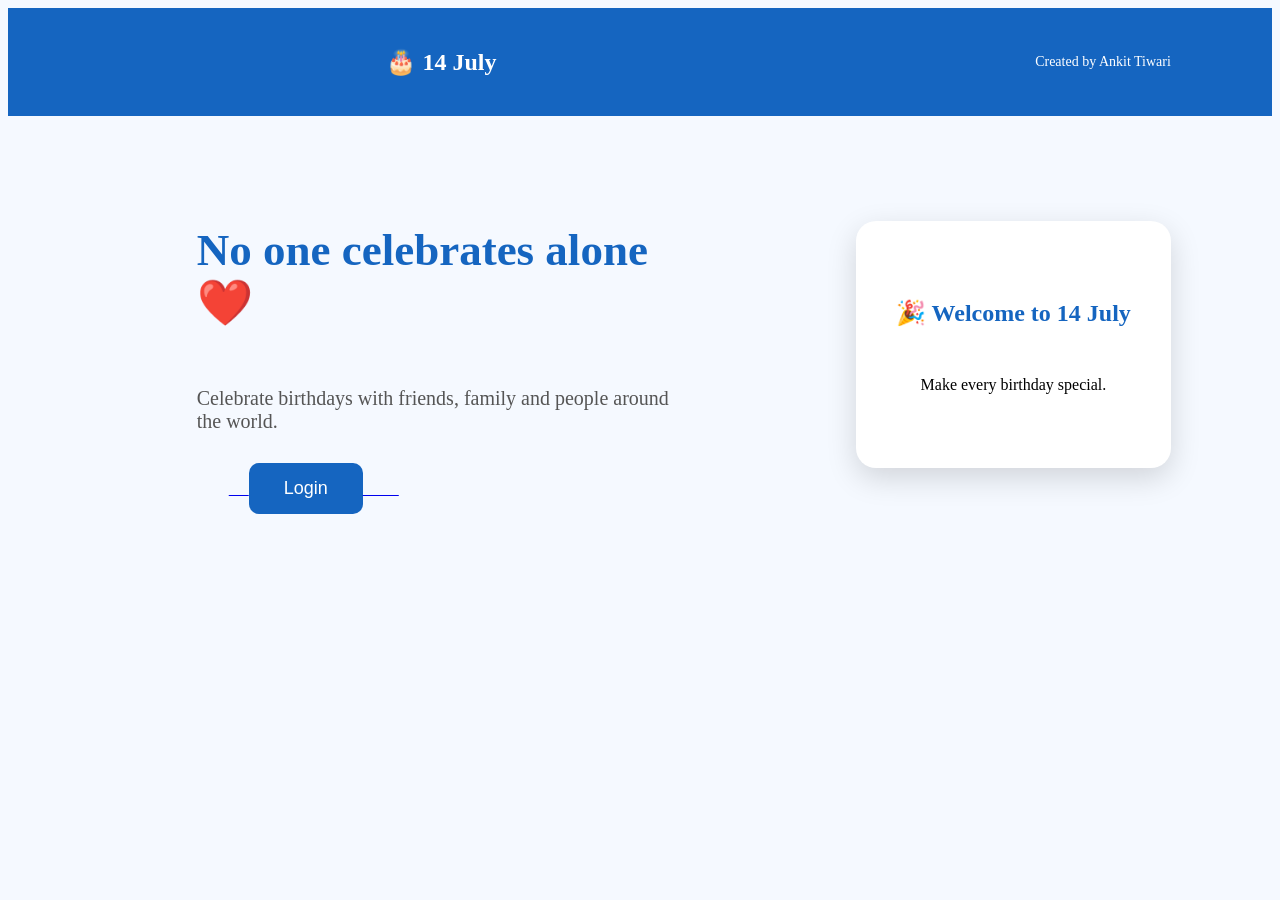
<file: index.html>
<!DOCTYPE html>
<html lang="en">
<head>
<meta charset="UTF-8">
<meta name="viewport" content="width=device-width, initial-scale=1.0">
<title>14 July</title>
<link rel="stylesheet" href="style.css">
</head>
<body>

<header>
    <h2>🎂 14 July</h2>
    <p>Created by Ankit Tiwari</p>
</header>

<div class="container">

    <div class="left">
        <h1>No one celebrates alone ❤️</h1>
        <p>Celebrate birthdays with friends, family and people around the world.</p>
        <a href="login.html">
    <button class="login">Login</button>
        </a>
    </div>

    <div class="right">
        <h2>🎉 Welcome to 14 July</h2>
        <p>Make every birthday special.</p>
    </div>

</div>

</body>
</html>
<!DOCTYPE html>
<html lang="en">
<head>
<meta charset="UTF-8">
<meta name="viewport" content="width=device-width, initial-scale=1.0">
<title>Login - 14 July</title>

<style>
*{
</file>
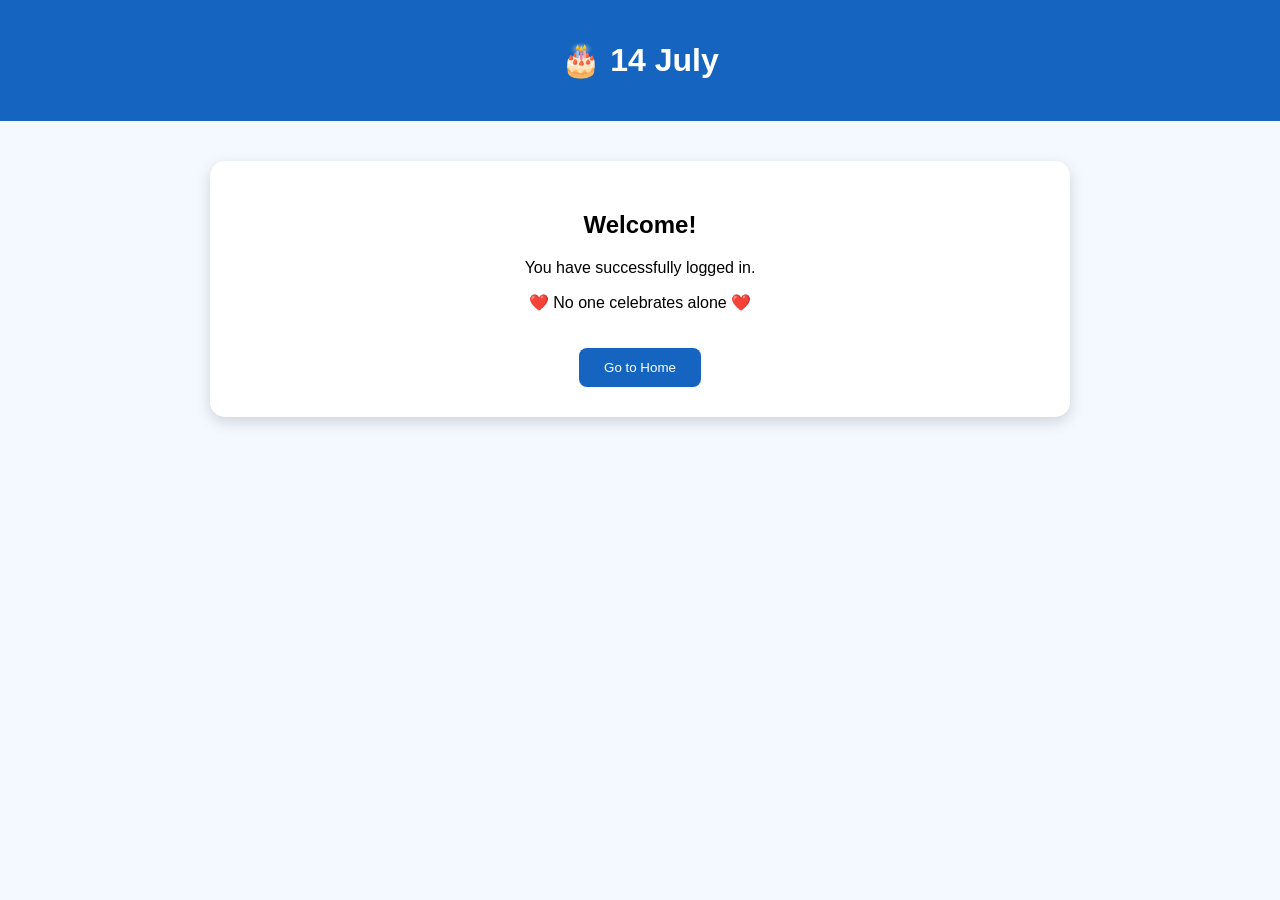
<file: Dashboard.html>
<!DOCTYPE html>
<html lang="en">
<head>
<meta charset="UTF-8">
<meta name="viewport" content="width=device-width, initial-scale=1.0">
<title>Dashboard - 14 July</title>

<style>
body{
    font-family:Arial,sans-serif;
    background:#f4f8ff;
    margin:0;
}

header{
    background:#1565c0;
    color:white;
    padding:20px;
    text-align:center;
}

.container{
    max-width:800px;
    margin:40px auto;
    background:white;
    padding:30px;
    border-radius:15px;
    box-shadow:0 5px 15px rgba(0,0,0,.15);
    text-align:center;
}

button{
    padding:12px 25px;
    background:#1565c0;
    color:white;
    border:none;
    border-radius:8px;
    cursor:pointer;
    margin-top:20px;
}
</style>
</head>
<body>

<header>
    <h1>🎂 14 July</h1>
</header>

<div class="container">
    <h2>Welcome!</h2>
    <p>You have successfully logged in.</p>
    <p>❤️ No one celebrates alone ❤️</p>

    <button onclick="window.location.href='index.html'">
        Go to Home
    </button>
</div>

</body>
</html>
</file>
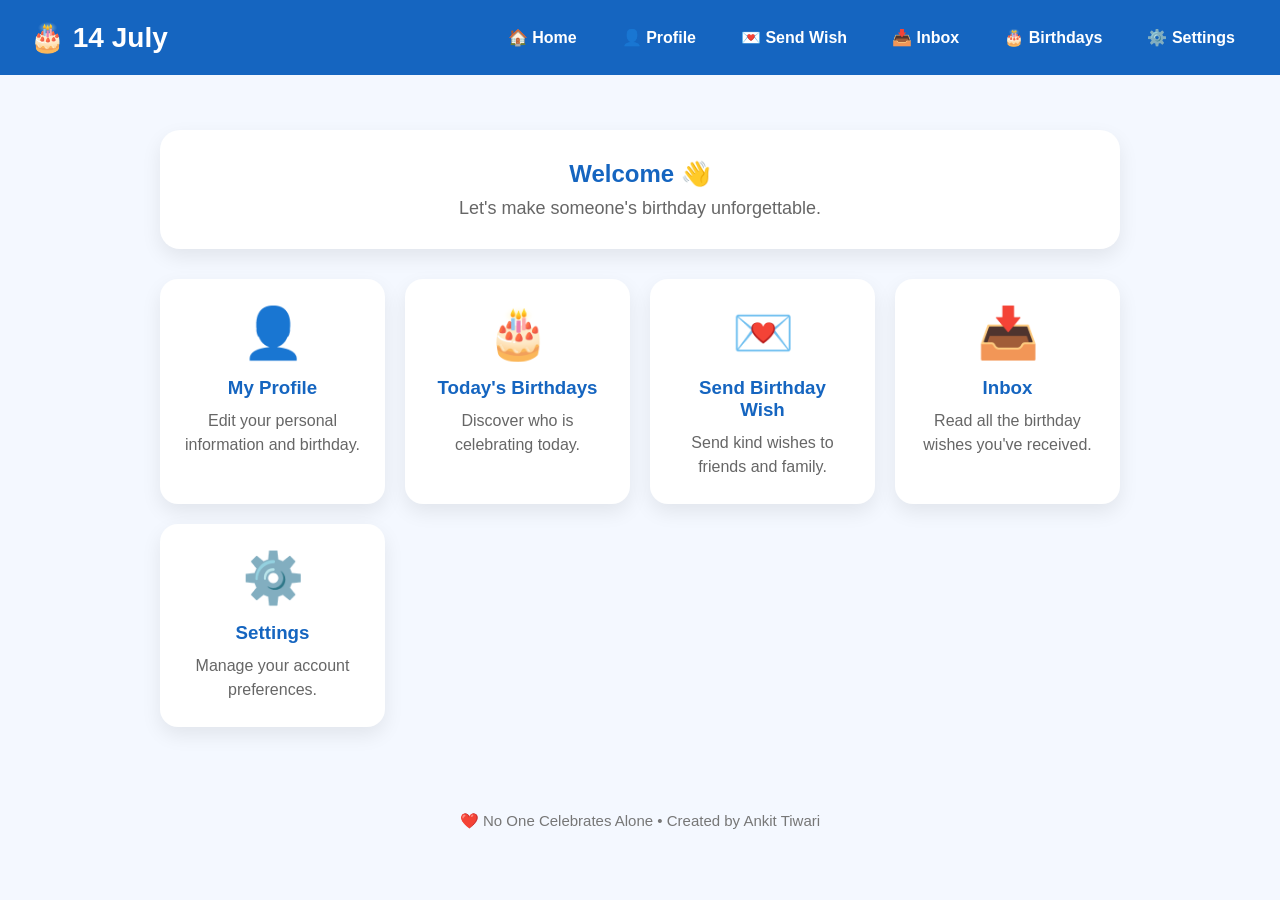
<file: dashboard.html>
<!DOCTYPE html>
<html>
<head>
<meta charset="UTF-8">
<meta name="viewport" content="width=device-width, initial-scale=1.0">
<title>Dashboard | 14 July</title>

<style>
*{
margin:0;
padding:0;
box-sizing:border-box;
font-family:Arial,sans-serif;
}

body{
background:#f4f8ff;
}

/* Navigation */

.navbar{
background:#1565c0;
display:flex;
justify-content:space-between;
align-items:center;
padding:18px 30px;
flex-wrap:wrap;
}

.logo{
font-size:28px;
font-weight:bold;
color:white;
}

nav{
display:flex;
gap:15px;
flex-wrap:wrap;
}

nav a{
text-decoration:none;
color:white;
font-weight:bold;
padding:10px 15px;
border-radius:10px;
transition:.3s;
}

nav a:hover{
background:white;
color:#1565c0;
}

.container{
max-width:1000px;
margin:35px auto;
padding:20px;
}

.welcome{
background:white;
padding:30px;
border-radius:20px;
box-shadow:0 8px 20px rgba(0,0,0,.08);
text-align:center;
margin-bottom:30px;
}

.welcome h2{
color:#1565c0;
margin-bottom:10px;
}

.welcome p{
color:#666;
font-size:18px;
}

.grid{
display:grid;
grid-template-columns:repeat(auto-fit,minmax(220px,1fr));
gap:20px;
}

.card{
background:white;
padding:25px;
border-radius:18px;
text-align:center;
text-decoration:none;
color:#222;
box-shadow:0 8px 20px rgba(0,0,0,.08);
transition:.3s;
}

.card:hover{
transform:translateY(-6px);
box-shadow:0 15px 30px rgba(0,0,0,.15);
}

.icon{
font-size:50px;
margin-bottom:15px;
}

.card h3{
color:#1565c0;
margin-bottom:10px;
}

.card p{
color:#666;
line-height:1.5;
}

.footer{
text-align:center;
padding:30px;
color:#777;
font-size:15px;
}

@media(max-width:768px){

.navbar{
flex-direction:column;
gap:15px;
}

nav{
justify-content:center;
}

}
</style>

</head>

<body>

<header class="navbar">

<div class="logo">
🎂 14 July
</div>

<nav>
<a href="dashboard.html">🏠 Home</a>
<a href="profile.html">👤 Profile</a>
<a href="wishes.html">💌 Send Wish</a>
<a href="inbox.html">📥 Inbox</a>
<a href="birthdays.html">🎂 Birthdays</a>
<a href="settings.html">⚙️ Settings</a>
</nav>

</header>

<div class="container">

<div class="welcome">
<h2>Welcome 👋</h2>
<p>Let's make someone's birthday unforgettable.</p>
</div>

<div class="grid">

<a class="card" href="profile.html">
<div class="icon">👤</div>
<h3>My Profile</h3>
<p>Edit your personal information and birthday.</p>
</a>

<a class="card" href="birthdays.html">
<div class="icon">🎂</div>
<h3>Today's Birthdays</h3>
<p>Discover who is celebrating today.</p>
</a>

<a class="card" href="wishes.html">
<div class="icon">💌</div>
<h3>Send Birthday Wish</h3>
<p>Send kind wishes to friends and family.</p>
</a>

<a class="card" href="inbox.html">
<div class="icon">📥</div>
<h3>Inbox</h3>
<p>Read all the birthday wishes you've received.</p>
</a>

<a class="card" href="settings.html">
<div class="icon">⚙️</div>
<h3>Settings</h3>
<p>Manage your account preferences.</p>
</a>

</div>

</div>

<div class="footer">
❤️ No One Celebrates Alone • Created by Ankit Tiwari
</div>

</body>
</html>
</file>
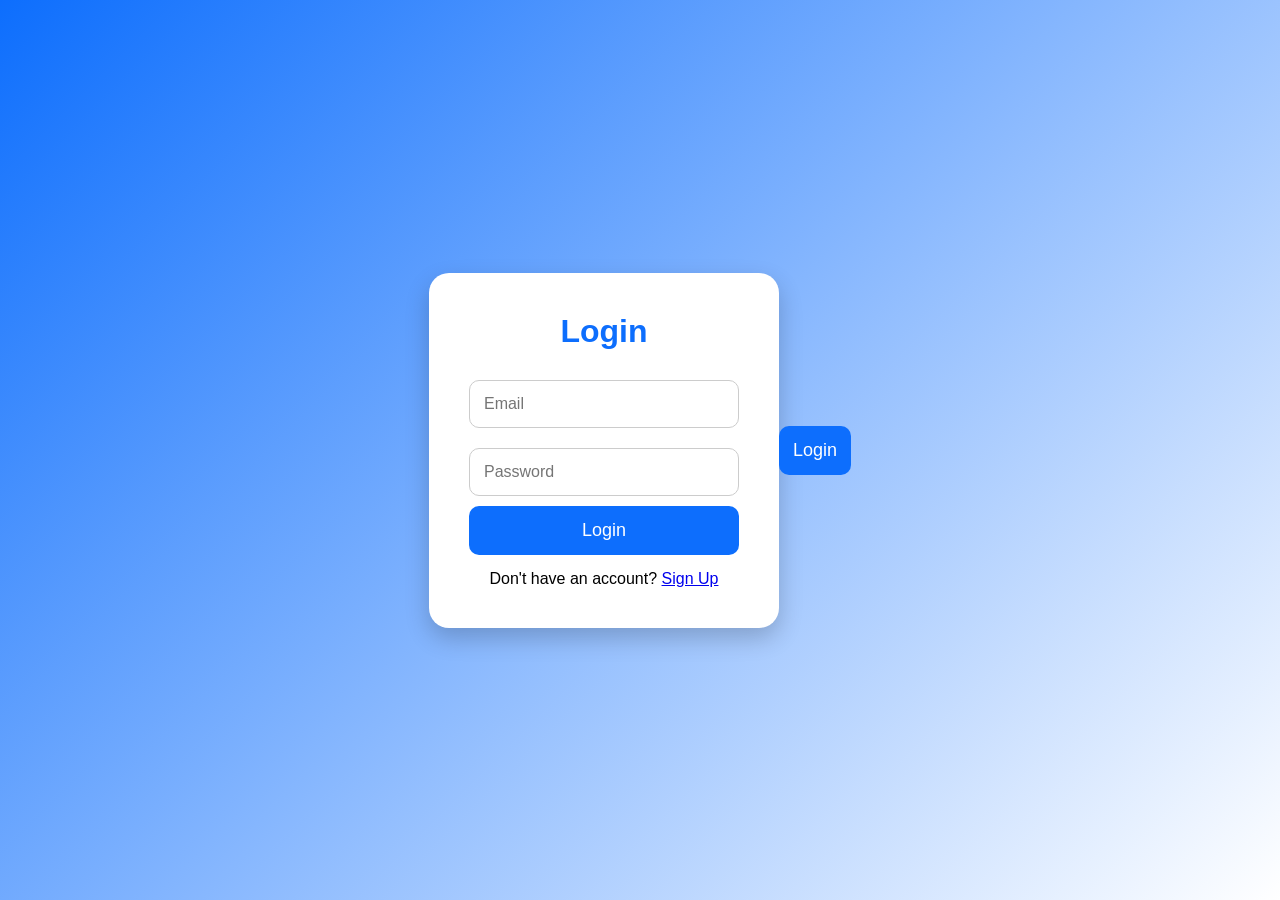
<file: Login.html>
<!DOCTYPE html>
<html lang="en">
<head>
<meta charset="UTF-8">
<meta name="viewport" content="width=device-width, initial-scale=1.0">
<title>Login - 14 July</title>

<style>
*{
margin:0;
padding:0;
box-sizing:border-box;
font-family:Arial,sans-serif;
}

body{
background:linear-gradient(135deg,#0d6efd,#ffffff);
display:flex;
justify-content:center;
align-items:center;
height:100vh;
}

.box{
background:white;
padding:40px;
width:350px;
border-radius:20px;
box-shadow:0 10px 25px rgba(0,0,0,.2);
text-align:center;
}

h1{
color:#0d6efd;
margin-bottom:20px;
}

input{
width:100%;
padding:14px;
margin:10px 0;
border:1px solid #ccc;
border-radius:10px;
font-size:16px;
}

button{
width:100%;
padding:14px;
background:#0d6efd;
color:white;
border:none;
border-radius:10px;
font-size:18px;
cursor:pointer;
}


button:hover{
background:#0056d6;
}

p{
margin-top:15px;
}
</style>
</head>

<body>

<div class="box">
<h1>Login</h1>

<input type="email" placeholder="Email">

<input type="password" placeholder="Password">

<button>Login</button>

<p>Don't have an account? <a href="#">Sign Up</a></p>

</div>

</body>
</html>
<a href="login.html">
    <button class="login">Login</button>
</a>
</file>
<file: style.css>
{
margin:0;
padding:0;
box-sizing:border-box;
font-family:Arial,sans-serif;
}

body{
background:#f5f9ff;
}

header{
background:#1565c0;
color:white;
padding:20px 8%;
display:flex;
justify-content:space-between;
align-items:center;
}

header p{
font-size:14px;
}

.container{
display:flex;
justify-content:space-between;
align-items:center;
padding:60px 8%;
flex-wrap:wrap;
}

.left{
max-width:500px;
}

.left h1{
font-size:45px;
color:#1565c0;
margin-bottom:20px;
}

.left p{
font-size:20px;
color:#555;
margin-bottom:30px;
}

button{
background:#1565c0;
color:white;
border:none;
padding:15px 35px;
border-radius:10px;
font-size:18px;
cursor:pointer;
}

.right{
background:white;
padding:40px;
border-radius:20px;
box-shadow:0 10px 30px rgba(0,0,0,.15);
max-width:350px;
text-align:center;
}

.right h2{
color:#1565c0;
margin-bottom:15px;
}

@media(max-width:768px){
.container{
flex-direction:column;
text-align:center;
}

.left{
margin-bottom:40px;
}
}
#searchInput{

width:100%;
padding:15px;
font-size:17px;
border-radius:12px;
border:1px solid #ccc;
margin-bottom:20px;

}
</file>
